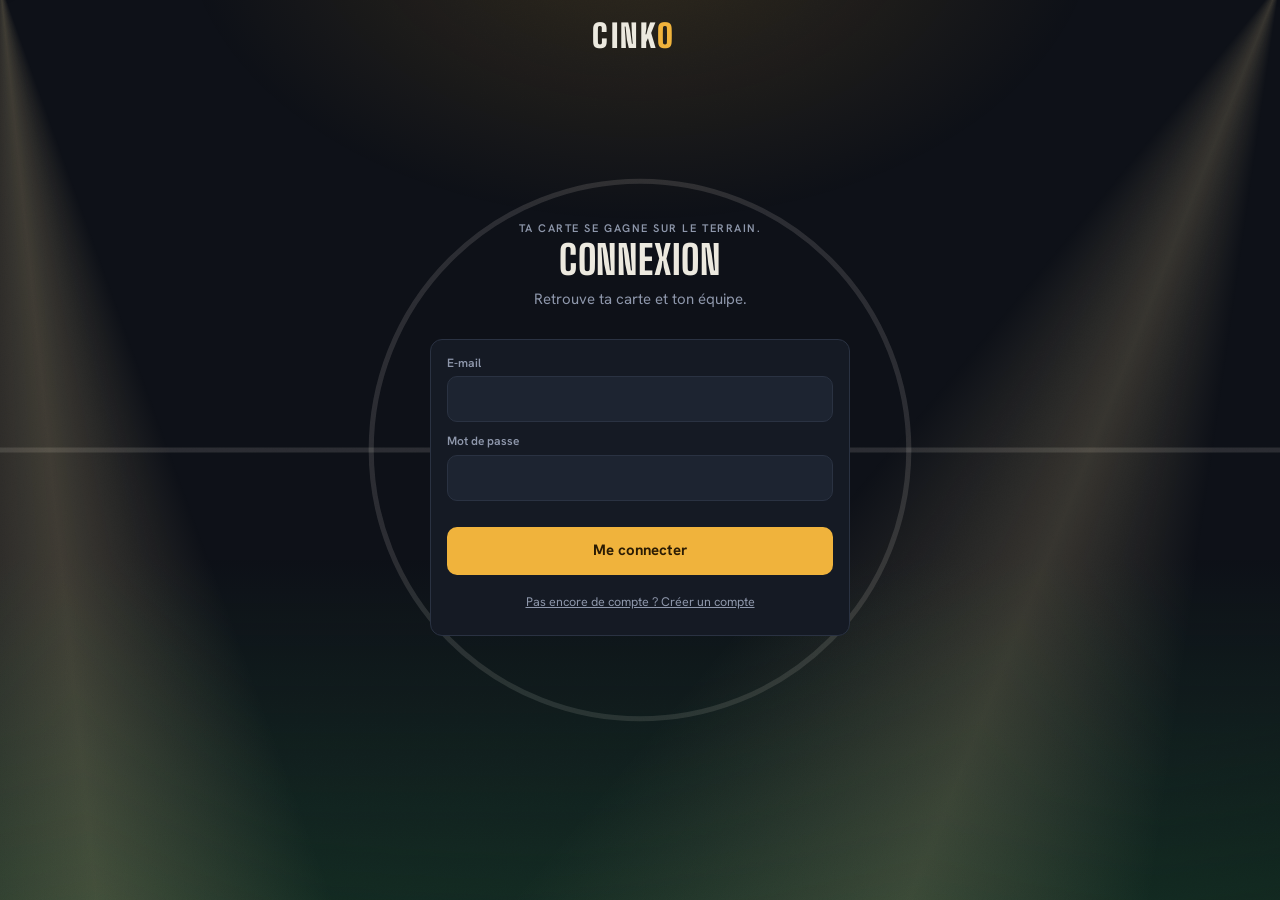
<file: web/index.html>
<!doctype html>
<html lang="fr">
<head>
<meta charset="utf-8">
<title>CINKO</title>
<meta name="viewport" content="width=device-width, initial-scale=1, viewport-fit=cover">
<meta name="theme-color" content="#0d1017">
<meta name="color-scheme" content="dark">
<meta name="apple-mobile-web-app-capable" content="yes">
<meta name="apple-mobile-web-app-status-bar-style" content="black-translucent">
<meta name="apple-mobile-web-app-title" content="CINKO">
<link rel="manifest" href="manifest.webmanifest">
<link rel="apple-touch-icon" href="apple-touch-icon.png">
<link rel="icon" type="image/png" href="icon-192.png">
<link rel="preconnect" href="https://fonts.googleapis.com">
<link rel="preconnect" href="https://fonts.gstatic.com" crossorigin>
<link rel="stylesheet" href="https://fonts.googleapis.com/css2?family=Big+Shoulders+Display:wght@700;800;900&family=Hanken+Grotesk:wght@400;500;600;700&display=swap">
<link rel="stylesheet" href="style.css">
</head>
<body>
<div class="app">
  <header class="top">
    <a class="logo" href="#" aria-label="CINKO">CINK<i>O</i></a>
    <div class="hright" id="hright"></div>
  </header>
  <main id="view"></main>
</div>
<nav class="nav" id="nav" aria-label="Navigation principale" hidden>
  <div class="nav-in" style="grid-template-columns: repeat(3, 1fr)">
    <a class="tab" data-tab="carte" href="#carte"><svg viewBox="0 0 24 24" aria-hidden="true"><rect x="5" y="3" width="14" height="18" rx="2.5"/><path d="M9 8h2M9 12h6M9 16h6"/></svg><span>Carte</span></a>
    <a class="tab" data-tab="match" href="#match"><svg viewBox="0 0 24 24" aria-hidden="true"><circle cx="12" cy="12" r="8.5"/><path d="M12 7.5l3.8 2.8-1.5 4.4H9.7l-1.5-4.4z"/></svg><span>Match</span></a>
    <a class="tab" data-tab="equipe" href="#equipe"><svg viewBox="0 0 24 24" aria-hidden="true"><rect x="3" y="5" width="18" height="14" rx="2"/><path d="M12 5v14"/><circle cx="12" cy="12" r="2.6"/></svg><span>Équipe</span></a>
  </div>
</nav>
<div id="toast" class="toast" role="status" aria-live="polite"></div>
<script type="module" src="app.js"></script>
</body>
</html>
</file>
<file: web/style.css>
/* Layout concept: one narrow app column under a floodlight, five tabs at the bottom.
   Gold lives on the cards and the single primary action; everything else stays blue-black and chalk. */
:root {
  color-scheme: dark;
  --night: #0d1017;
  --surface: #151a24;
  --surface-2: #1d2431;
  --line: #2a3242;
  --chalk: #ece9df;
  --muted: #8e97ab;
  --lamp: #f0b33c;
  --lamp-ink: #2b1c04;
  --win: #53d08a;
  --loss: #ea6350;
  --beam: 255, 226, 160; --ba: .2; --glow: 240, 179, 60; --floor: 31, 92, 56;
  --turf: #14301f;
  --turf-2: #183a26;
  --display: 'Big Shoulders Display', 'Arial Narrow', 'Helvetica Neue', Impact, sans-serif;
  --body: 'Hanken Grotesk', system-ui, -apple-system, 'Segoe UI', sans-serif;
}
* { box-sizing: border-box; }
html { background: var(--night); -webkit-text-size-adjust: 100%; }
body {
  margin: 0;
  background: transparent;
  color: var(--chalk);
  font: 400 15px/1.45 var(--body);
}
body[data-tier=cuivre] { --beam: 255, 184, 120; --glow: 224, 140, 80; --floor: 70, 40, 22; }
body[data-tier=argent] { --beam: 214, 228, 255; --glow: 170, 190, 230; --floor: 30, 52, 84; }
body[data-tier=legende] { --beam: 255, 210, 110; --ba: .32; --glow: 245, 190, 80; --floor: 84, 52, 150; }
.t-legende .shape::after { animation: gleam 5s ease-in-out infinite; }
@keyframes gleam { 0%, 55% { background-position: 130% 0; } 100% { background-position: -30% 0; } }
.tgrid { display: grid; grid-template-columns: 1fr 1fr; gap: 18px 14px; }
.tcell { display: grid; gap: 8px; justify-items: center; padding: 0; border: 0; background: none; cursor: pointer; text-align: center; color: inherit; min-width: 0; }
.tcell .card-wrap { max-width: 100%; }
.tcell b { font: 800 22px/1 var(--display); letter-spacing: .06em; text-transform: uppercase; }
.tcell small { color: var(--muted); font-size: 12.5px; line-height: 1.3; }
.tcell[aria-pressed=true] b { color: var(--lamp); }
/* Fond fixe : deux projecteurs, lignes de terrain à peine visibles, grain, vignette. Reste derrière tout le contenu. */
body::before {
  content: ""; position: fixed; inset: 0; z-index: -1; pointer-events: none;
  background:
    conic-gradient(from 160deg at 0% -2%, transparent 0deg, rgba(var(--beam), var(--ba)) 14deg, transparent 32deg),
    conic-gradient(from 188deg at 100% -2%, transparent 0deg, rgba(var(--beam), calc(var(--ba) * .85)) 14deg, transparent 32deg),
    radial-gradient(640px 420px at 50% -80px, rgba(var(--glow), .16), transparent 72%),
    linear-gradient(to top, rgba(var(--floor), .34), transparent 38%),
    url("data:image/svg+xml;utf8,<svg xmlns='http://www.w3.org/2000/svg' viewBox='0 0 400 800' preserveAspectRatio='xMidYMid slice'><g fill='none' stroke='%23ece9df' stroke-opacity='.13' stroke-width='1.6'><circle cx='200' cy='400' r='84'/><path d='M-20 400H420'/><circle cx='200' cy='400' r='3' fill='%23ece9df' fill-opacity='.13'/><rect x='70' y='-6' width='260' height='120'/><rect x='70' y='686' width='260' height='120'/><path d='M150 114a50 50 0 0 0 100 0M150 686a50 50 0 0 1 100 0'/></g></svg>") center / cover no-repeat,
    radial-gradient(120% 90% at 50% 40%, transparent 60%, rgba(0,0,0,.38) 100%);
}
body::after {
  content: ""; position: fixed; inset: 0; z-index: -1; pointer-events: none; opacity: .06; mix-blend-mode: overlay;
  background: url("data:image/svg+xml;utf8,<svg xmlns='http://www.w3.org/2000/svg' width='160' height='160'><filter id='n'><feTurbulence type='fractalNoise' baseFrequency='.9' numOctaves='2' stitchTiles='stitch'/><feColorMatrix values='0 0 0 0 1  0 0 0 0 1  0 0 0 0 1  0 0 0 1 0'/></filter><rect width='160' height='160' filter='url(%23n)'/></svg>");
}
button, input, select { font: inherit; color: inherit; }
a { color: inherit; }
:focus-visible { outline: 2px solid var(--chalk); outline-offset: 2px; }

.app {
  max-width: 520px;
  margin: 0 auto;
  padding-left: max(16px, env(safe-area-inset-left, 0px));
  padding-right: max(16px, env(safe-area-inset-right, 0px));
  padding-block: 14px 110px;
}
.top { display: flex; justify-content: space-between; align-items: center; gap: 12px; padding-bottom: 18px; }
.logo { font: 900 32px/1 var(--display); letter-spacing: .08em; text-decoration: none; }
.logo i { font-style: normal; color: var(--lamp); }
.hright { display: flex; align-items: center; gap: 10px; }
.hlink { font: 600 13px/1 var(--body); color: var(--chalk); text-decoration: none; border-bottom: 1px solid var(--muted); padding: 6px 0 4px; }
.tag { font: 600 10px/1 var(--body); letter-spacing: .12em; text-transform: uppercase; color: var(--muted); border: 1px solid var(--line); border-radius: 99px; padding: 6px 10px; }

.kicker { font: 600 11px/1.2 var(--body); letter-spacing: .14em; text-transform: uppercase; color: var(--muted); margin: 0 0 6px; }
.screen-title { font: 800 40px/.95 var(--display); letter-spacing: .02em; text-transform: uppercase; margin: 0 0 14px; text-wrap: balance; }
.lede { color: var(--muted); max-width: 52ch; margin: 0; }
.muted { color: var(--muted); margin: 8px 0 0; }
.small { font-size: 13px; }
main > * + * { margin-top: 16px; }

.panel { background: var(--surface); border: 1px solid var(--line); border-radius: 12px; padding: 16px; min-width: 0; }
.list { list-style: none; margin: 0; padding: 0; }
.list > li { border-top: 1px solid var(--line); }
.list > li:first-child { border-top: 0; }

.btn { display: inline-flex; align-items: center; justify-content: center; gap: 8px; min-height: 48px; padding: 0 20px; border: 0; border-radius: 10px; background: var(--lamp); color: var(--lamp-ink); font: 700 15px/1 var(--body); text-decoration: none; cursor: pointer; }
.btn:hover { filter: brightness(1.06); }
.btn.ghost { background: transparent; color: var(--chalk); border: 1px solid var(--line); }
.btn.sm { min-height: 38px; padding: 0 14px; font-size: 13px; }
.btn.block { display: flex; width: 100%; }
.btn[disabled] { opacity: .35; cursor: not-allowed; filter: none; }

.field { display: grid; gap: 6px; margin-top: 12px; min-width: 0; }
.field > span { font: 600 12px/1.2 var(--body); color: var(--muted); }
input[type=text], input[type=email], input[type=password], select { width: 100%; min-height: 46px; padding: 0 12px; background: var(--surface-2); border: 1px solid var(--line); border-radius: 10px; }
input[type=range] { width: 100%; accent-color: var(--lamp); margin: 8px 0 2px; }
.check { display: flex; align-items: center; gap: 10px; margin-top: 14px; font-size: 14px; cursor: pointer; }
.check input { width: 20px; height: 20px; accent-color: var(--lamp); flex: none; }

.seg { display: flex; gap: 2px; padding: 3px; background: var(--night); border: 1px solid var(--line); border-radius: 10px; }
.seg button { flex: 1; min-height: 38px; padding: 0 6px; border: 0; border-radius: 8px; background: transparent; color: var(--muted); font: 600 13px/1 var(--body); cursor: pointer; }
.seg button[aria-pressed=true] { background: var(--surface-2); color: var(--chalk); box-shadow: inset 0 0 0 1px var(--line); }

/* Card tiers: everyone starts on copper at 60 and earns the next metal. */
.t-cuivre { --c1: #e0a672; --c2: #8c5629; --ink: #2b1709; --rule: rgba(43,23,9,.35); --inner: linear-gradient(160deg, rgba(255,255,255,.28), rgba(0,0,0,.04) 55%, rgba(0,0,0,.14)); }
.t-argent { --c1: #eef1f7; --c2: #8b94aa; --ink: #161a26; --rule: rgba(22,26,38,.3); --inner: linear-gradient(160deg, rgba(255,255,255,.4), rgba(0,0,0,.02) 55%, rgba(0,0,0,.14)); }
.t-or { --c1: #ffe08a; --c2: #c28a20; --ink: #2b1c04; --rule: rgba(43,28,4,.32); --inner: linear-gradient(160deg, rgba(255,255,255,.35), rgba(0,0,0,.02) 55%, rgba(0,0,0,.14)); }
.t-legende { --c1: #f0b33c; --c2: #7a4f0c; --ink: #f5c35a; --rule: rgba(245,195,90,.35); --inner: linear-gradient(160deg, #262938, #0d0f16 70%); }

.card-wrap { width: 100%; filter: drop-shadow(0 18px 24px rgba(0,0,0,.55)); }
.card-wrap.full { max-width: 292px; margin-inline: auto; perspective: 900px; }
.card-wrap.preview { max-width: 188px; }
.card-wrap.mini { filter: drop-shadow(0 6px 8px rgba(0,0,0,.5)); }
.card { container-type: inline-size; position: relative; width: 100%; aspect-ratio: 5 / 7; transform: rotateX(var(--rx, 0deg)) rotateY(var(--ry, 0deg)); transition: transform .18s ease-out; }
.shape { position: absolute; inset: 0; background: linear-gradient(150deg, var(--c1), var(--c2)); clip-path: polygon(0 0, calc(100% - 9cqw) 0, 100% 9cqw, 100% 100%, 9cqw 100%, 0 calc(100% - 9cqw)); }
.shape::after { content: ""; position: absolute; inset: 0; background: linear-gradient(115deg, transparent 32%, rgba(255,255,255,.38) 47%, transparent 62%); background-size: 260% 100%; background-position: var(--sx, 130%) 0; mix-blend-mode: soft-light; pointer-events: none; }
.inner { position: absolute; inset: 1.8cqw; background: var(--inner); color: var(--ink); padding: 6cqw 6cqw 5cqw; display: flex; flex-direction: column; clip-path: polygon(0 0, calc(100% - 7.6cqw) 0, 100% 7.6cqw, 100% 100%, 7.6cqw 100%, 0 calc(100% - 7.6cqw)); }
.c-top { position: relative; flex: 1; min-height: 0; display: flex; }
.c-left { position: relative; z-index: 1; display: flex; flex-direction: column; align-items: flex-start; gap: 1.6cqw; }
.c-ovr { font: 900 24cqw/.82 var(--display); font-variant-numeric: tabular-nums; }
.c-pos { font: 800 6.4cqw/1 var(--display); letter-spacing: .12em; }
.c-init { position: absolute; right: -3cqw; bottom: -2cqw; font: 900 54cqw/.8 var(--display); letter-spacing: -.02em; opacity: .17; user-select: none; }
.c-name { font: 800 9cqw/1 var(--display); letter-spacing: .05em; text-transform: uppercase; text-align: center; border-top: .7cqw solid var(--rule); padding-top: 2.6cqw; margin-top: 2.4cqw; white-space: nowrap; overflow: hidden; text-overflow: ellipsis; }
.c-stats { display: grid; grid-template-columns: repeat(3, 1fr); row-gap: 1.2cqw; margin-top: 2.6cqw; }
.c-stat { display: flex; justify-content: center; align-items: baseline; gap: 1.6cqw; font: 800 6.8cqw/1.2 var(--display); font-variant-numeric: tabular-nums; }
.c-stat small { font: 700 3.8cqw/1 var(--body); letter-spacing: .08em; opacity: 1; }
.c-stat:nth-child(3n+2), .c-stat:nth-child(3n) { border-left: .5cqw solid var(--rule); }
.c-foot { margin-top: 3cqw; text-align: center; font: 700 3cqw/1 var(--body); letter-spacing: .22em; text-transform: uppercase; opacity: .7; white-space: nowrap; overflow: hidden; text-overflow: ellipsis; }
.c-photo { position: absolute; right: -4cqw; bottom: -1cqw; width: 64%; height: 104%; overflow: hidden; pointer-events: none; }
.c-photo img { display: block; width: 100%; height: 100%; object-fit: cover; object-position: center top; -webkit-mask-image: linear-gradient(to bottom, #000 68%, transparent); mask-image: linear-gradient(to bottom, #000 68%, transparent); }
.filebtn { position: relative; overflow: hidden; cursor: pointer; }
.filebtn input { position: absolute; inset: 0; width: 100%; opacity: 0; cursor: pointer; }
.photoctl { display: grid; gap: 8px; margin-top: 14px; }
.photoctl > span { font: 600 12px/1.2 var(--body); color: var(--muted); }
.photoctl .row2 { display: flex; gap: 8px; flex-wrap: wrap; }
/* Matières : métal brossé (cuivre, argent), hachures + foil irisé (or), liserés dorés + foil (légende). */
.t-cuivre { --tex: repeating-linear-gradient(90deg, rgba(255,255,255,.55) 0 .25cqw, transparent .25cqw 1.1cqw); --texo: .22; }
.t-argent { --tex: repeating-linear-gradient(90deg, rgba(255,255,255,.7) 0 .25cqw, transparent .25cqw 1.1cqw); --texo: .28; }
.t-or { --tex: repeating-linear-gradient(120deg, var(--rule) 0 .3cqw, transparent .3cqw 2.6cqw); --texo: .55; }
.t-legende { --tex: repeating-linear-gradient(120deg, rgba(245,195,90,.55) 0 .25cqw, transparent .25cqw 2.2cqw); --texo: .4; }
.inner::before { content: ""; position: absolute; inset: 0; pointer-events: none; background: var(--tex); opacity: var(--texo, .3); -webkit-mask-image: linear-gradient(to bottom, #000 0, transparent 72%); mask-image: linear-gradient(to bottom, #000 0, transparent 72%); }
.t-or .inner::after, .t-legende .inner::after { content: ""; position: absolute; inset: 0; pointer-events: none; background: linear-gradient(125deg, transparent 18%, rgba(120,210,255,.26) 36%, rgba(255,120,200,.22) 50%, rgba(255,232,120,.28) 64%, transparent 82%); mix-blend-mode: soft-light; }
.t-legende .inner::after { mix-blend-mode: screen; opacity: .4; }
.frame { position: absolute; inset: 0; width: 100%; height: 100%; pointer-events: none; }
.frame polygon { fill: none; stroke: var(--ink); stroke-opacity: .38; stroke-width: .55; }
.t-legende .frame polygon { stroke-opacity: .85; stroke-width: .7; }
.c-pips { display: flex; gap: 1.4cqw; margin-top: .6cqw; }
.c-pips i { width: 3.4cqw; height: 3.4cqw; background: var(--ink); clip-path: polygon(50% 0, 100% 50%, 50% 100%, 0 50%); opacity: .8; }
.mini .c-pips { display: none; }
.card-wrap.full:has(.t-or) { filter: drop-shadow(0 18px 24px rgba(0,0,0,.55)) drop-shadow(0 0 16px rgba(240,179,60,.22)); }
.card-wrap.full:has(.t-legende) { filter: drop-shadow(0 18px 24px rgba(0,0,0,.6)) drop-shadow(0 0 26px rgba(245,190,80,.45)); }
.camps { display: grid; grid-template-columns: 1fr 1fr; gap: 12px; margin-top: 14px; }
.camp ul { list-style: none; margin: 6px 0 0; padding: 0; }
.camp .prow { display: grid; grid-template-columns: 34px minmax(0, 1fr); gap: 8px; align-items: center; padding: 7px 0; border-top: 1px solid var(--line); min-width: 0; }
.camp .ovr-badge { width: 32px; height: 32px; font-size: 18px; border-radius: 7px; }
.camp .prow .who b { font-size: 13.5px; }
.camp .prow .who small { font-size: 11.5px; }
.camp .prow.wait { opacity: .45; }
.camp .prow.wait .ph { width: 32px; height: 32px; border-radius: 7px; border: 1px dashed var(--muted); }
.camp h3 { margin: 0; font: 800 17px/1.1 var(--display); letter-spacing: .05em; text-transform: uppercase; }
.tierup.down { color: var(--loss); }
.mini .inner { padding: 7cqw 7cqw 6cqw; }
.mini .c-ovr { font-size: 34cqw; }
.mini .c-pos { font-size: 14cqw; }
.mini .c-init { font-size: 74cqw; right: -6cqw; bottom: -4cqw; opacity: .12; }
.mini .c-name { font-size: 16cqw; letter-spacing: .02em; border-top-width: 1cqw; padding-top: 4cqw; margin-top: 4cqw; }

.ovr-badge { display: inline-grid; place-items: center; width: 40px; height: 40px; border-radius: 8px; background: linear-gradient(150deg, var(--c1), var(--c2)); color: var(--ink); font: 900 22px/1 var(--display); font-variant-numeric: tabular-nums; flex: none; }

.tierbar .tb-top { display: flex; justify-content: space-between; align-items: baseline; font-size: 13px; color: var(--muted); }
.tierbar .tb-top b { font: 800 22px/1 var(--display); letter-spacing: .06em; text-transform: uppercase; color: var(--chalk); }
.prog { height: 8px; background: var(--surface-2); border-radius: 99px; overflow: hidden; margin-top: 8px; }
.prog > i { display: block; height: 100%; background: var(--lamp); border-radius: 99px; }

.bars { display: grid; grid-template-columns: repeat(5, 1fr); gap: 10px; align-items: end; height: 130px; margin-top: 10px; }
.bar { display: grid; justify-items: center; align-content: end; gap: 4px; height: 100%; min-width: 0; }
.bar .v { font: 800 17px/1 var(--display); font-variant-numeric: tabular-nums; }
.bar .col { width: 100%; max-width: 44px; background: var(--surface-2); border-radius: 6px 6px 2px 2px; border-top: 3px solid var(--lamp); }
.bar.last .col { background: #3a3220; }
.head-row { display: flex; justify-content: space-between; align-items: baseline; gap: 12px; }
.avg { font: 700 13px/1 var(--body); color: var(--muted); font-variant-numeric: tabular-nums; }

.dots { display: inline-flex; gap: 4px; }
.dot { display: inline-grid; place-items: center; width: 20px; height: 20px; border-radius: 50%; font: 700 10px/1 var(--body); font-style: normal; background: var(--surface-2); color: var(--muted); }
.dot.d-V { background: rgba(83,208,138,.18); color: var(--win); }
.dot.d-D { background: rgba(234,99,80,.18); color: var(--loss); }

.teamhead { display: flex; flex-wrap: wrap; align-items: flex-end; gap: 14px 28px; }
.bignum { display: grid; }
.bignum span { font: 900 72px/.8 var(--display); font-variant-numeric: tabular-nums; }
.bignum small, .rec small { font: 600 11px/1.2 var(--body); letter-spacing: .12em; text-transform: uppercase; color: var(--muted); margin-top: 6px; }
.rec { display: grid; gap: 4px; font: 700 14px/1 var(--body); color: var(--muted); }
.rec b { font: 800 30px/1 var(--display); color: var(--chalk); font-variant-numeric: tabular-nums; margin-right: 2px; }
.rec .line { display: flex; gap: 12px; align-items: baseline; }

.pitch { position: relative; aspect-ratio: 4 / 5; border-radius: 12px; overflow: hidden; border: 1px solid var(--line); background: repeating-linear-gradient(0deg, var(--turf) 0 10%, var(--turf-2) 10% 20%); }
.pitch .lines { position: absolute; inset: 0; width: 100%; height: 100%; }
.slot { position: absolute; width: 22%; transform: translate(-50%, -50%); padding: 0; border: 0; background: none; cursor: pointer; border-radius: 8px; color: inherit; }
.slot[aria-pressed=true] { outline: 2px solid var(--lamp); outline-offset: 4px; }
.goalpill { position: absolute; left: 50%; bottom: 4%; transform: translateX(-50%); padding: 7px 12px; border: 1.5px dashed rgba(236,233,223,.5); border-radius: 99px; font: 700 11px/1 var(--body); letter-spacing: .08em; text-transform: uppercase; color: rgba(236,233,223,.88); white-space: nowrap; }
.hint { font-size: 13px; color: var(--muted); margin: 8px 0 0; }
.lineup-bar { display: flex; justify-content: space-between; align-items: center; gap: 12px; margin-top: 8px; font-size: 13.5px; color: var(--muted); }
.lineup-bar b { color: var(--chalk); }
.goalrow { display: flex; justify-content: space-between; align-items: center; gap: 12px; margin-top: 10px; }
.goalrow p { margin: 0; }

.row { display: grid; grid-template-columns: 30px 44px minmax(0, 1fr) auto; align-items: center; gap: 10px; width: 100%; padding: 10px 6px; border: 0; background: none; text-align: left; cursor: pointer; border-radius: 10px; }
.row.me { background: rgba(240,179,60,.09); }
.rank { font: 800 20px/1 var(--display); color: var(--muted); font-variant-numeric: tabular-nums; }
.who { min-width: 0; display: grid; }
.who b { font-weight: 700; overflow: hidden; text-overflow: ellipsis; white-space: nowrap; }
.who small { color: var(--muted); font-size: 12.5px; overflow: hidden; text-overflow: ellipsis; white-space: nowrap; }
.me-tag { font: 700 9px/1 var(--body); letter-spacing: .12em; padding: 3px 6px; border-radius: 4px; background: var(--lamp); color: var(--lamp-ink); margin-left: 6px; vertical-align: 2px; }
.trend { font: 700 12px/1 var(--body); font-variant-numeric: tabular-nums; color: var(--muted); text-align: right; }
.trend.up { color: var(--win); }
.trend.dn { color: var(--loss); }

.leaguehead .name { font: 800 26px/1 var(--display); letter-spacing: .04em; text-transform: uppercase; }
.leaguehead .sub { color: var(--muted); font-size: 13px; margin: 4px 0 0; }
.next { display: flex; align-items: center; gap: 12px; }
.next .who b { white-space: normal; }
.jchip { flex: none; display: inline-grid; place-items: center; min-width: 44px; height: 32px; padding: 0 8px; border-radius: 8px; background: var(--surface-2); border: 1px solid var(--line); font: 800 16px/1 var(--display); letter-spacing: .04em; }
.lt { width: 100%; border-collapse: collapse; font-variant-numeric: tabular-nums; }
.lt th { font: 600 10.5px/1 var(--body); letter-spacing: .1em; text-transform: uppercase; color: var(--muted); text-align: right; padding: 4px 6px 8px; }
.lt th:first-child, .lt th:nth-child(2) { text-align: left; }
.lt td { padding: 10px 6px; border-top: 1px solid var(--line); text-align: right; font-size: 14px; }
.lt td:first-child { text-align: left; width: 26px; font: 800 18px/1 var(--display); color: var(--muted); }
.lt td:nth-child(2) { text-align: left; }
.lt td b { display: block; font-weight: 700; }
.lt td small { display: block; color: var(--muted); font-size: 12px; margin-top: 2px; }
.lt tr.me td { background: rgba(240,179,60,.09); }
.lt .pts { font: 800 22px/1 var(--display); }
.zone { font: 700 10px/1 var(--body); letter-spacing: .08em; text-transform: uppercase; }
.zone.up { color: var(--win); }
.zone.down { color: var(--loss); }
.legend { font-size: 12.5px; color: var(--muted); margin: 0; }

.mrow { display: grid; grid-template-columns: 78px minmax(0, 1fr) auto auto; gap: 10px; align-items: center; padding: 11px 0; font-size: 14px; }
.mrow .d { color: var(--muted); font-size: 12.5px; line-height: 1.25; }
.mrow .d em { display: block; font-style: normal; font-weight: 700; letter-spacing: .06em; text-transform: uppercase; font-size: 10.5px; }
.mrow .sc { font: 800 20px/1 var(--display); font-variant-numeric: tabular-nums; }

.score { display: grid; grid-template-columns: 1fr auto 1fr; gap: 10px; align-items: end; margin-top: 16px; }
.score .side { display: grid; gap: 8px; justify-items: center; min-width: 0; text-align: center; }
.score .tname { font: 700 12.5px/1.2 var(--body); color: var(--muted); }
.score .sep { font: 800 28px/1 var(--display); color: var(--muted); padding-bottom: 14px; }
.stepper { display: flex; align-items: center; gap: 8px; }
.stepper button { width: 42px; height: 42px; border-radius: 10px; border: 1px solid var(--line); background: var(--surface-2); font-size: 20px; line-height: 1; cursor: pointer; }
.stepper output { min-width: 40px; text-align: center; font: 900 48px/1 var(--display); font-variant-numeric: tabular-nums; }
.verdict { margin: 14px 0 0; text-align: center; font: 700 12px/1 var(--body); letter-spacing: .14em; text-transform: uppercase; }
.verdict.V { color: var(--win); }
.verdict.D { color: var(--loss); }
.verdict.N { color: var(--muted); }
.fixed-opp { margin-top: 12px; display: flex; align-items: center; gap: 12px; }

.rate-list > .rate { padding: 14px 0; border-top: 1px solid var(--line); }
.rate-list > .rate:first-child { border-top: 0; padding-top: 6px; }
.rate-head { display: flex; align-items: center; gap: 10px; }
.rate-head .who { flex: 1; }
.rate-val { font: 900 30px/1 var(--display); font-variant-numeric: tabular-nums; min-width: 52px; text-align: right; }
.chips { display: flex; flex-wrap: wrap; gap: 6px; margin-top: 8px; }
.chip { min-height: 34px; padding: 0 12px; border-radius: 99px; border: 1px solid var(--line); background: transparent; color: var(--muted); font: 600 13px/1 var(--body); cursor: pointer; }
.chip[aria-pressed=true] { background: var(--chalk); color: var(--night); border-color: var(--chalk); }

.res-banner { display: grid; gap: 4px; text-align: center; }
.res-banner .big { font: 900 54px/.9 var(--display); font-variant-numeric: tabular-nums; }
.res-banner .tn { font: 600 13px/1.2 var(--body); color: var(--muted); }
.tierup { text-align: center; font: 900 30px/1 var(--display); letter-spacing: .1em; text-transform: uppercase; color: var(--lamp); margin: 4px 0 14px; }
.delta { text-align: center; font: 800 22px/1 var(--display); margin: 4px 0 14px; letter-spacing: .04em; }
.reveal { animation: reveal .9s cubic-bezier(.2,.8,.2,1) both; }
@keyframes reveal { from { transform: rotateY(90deg) scale(.88); opacity: 0; } to { transform: none; opacity: 1; } }
.rrow { display: grid; grid-template-columns: minmax(0, 1fr) auto auto; gap: 12px; align-items: center; padding: 10px 0; font-size: 14px; font-variant-numeric: tabular-nums; }
.rrow .arrow { color: var(--muted); }
.facts { display: grid; gap: 8px; margin: 0; }
.facts div { display: flex; justify-content: space-between; gap: 12px; font-size: 14px; }
.facts dt { color: var(--muted); }
.facts dd { margin: 0; font-weight: 700; font-variant-numeric: tabular-nums; text-align: right; }

.ch { display: grid; gap: 10px; padding: 14px 0; }
.ch-top { display: flex; justify-content: space-between; align-items: flex-start; gap: 12px; }
.ch-top .who b { font-size: 16px; white-space: normal; }
.status { flex: none; font: 700 10.5px/1 var(--body); letter-spacing: .1em; text-transform: uppercase; padding: 6px 9px; border-radius: 99px; background: var(--surface-2); color: var(--muted); }
.status.todo { background: var(--chalk); color: var(--night); }
.status.ok { background: rgba(83,208,138,.16); color: var(--win); }
.ch-actions { display: flex; gap: 8px; flex-wrap: wrap; }

/* Sign-up flow */
.steps { display: flex; gap: 6px; flex: 1; }
.steps i { flex: 1; height: 4px; border-radius: 99px; background: var(--surface-2); }
.steps i.on { background: var(--lamp); }
.onb-top { display: flex; align-items: center; gap: 14px; }
.onb-card { display: grid; grid-template-columns: min(188px, 100%); justify-content: center; padding: 6px 0 4px; }
.onb-card .card-wrap { max-width: none; }
.opts { display: grid; gap: 8px; margin-top: 4px; }
.opt { display: grid; grid-template-columns: 46px minmax(0, 1fr); gap: 12px; align-items: center; width: 100%; min-height: 62px; padding: 10px 12px; text-align: left; border: 1px solid var(--line); border-radius: 12px; background: var(--surface); cursor: pointer; }
.opt .code { display: grid; place-items: center; height: 40px; border-radius: 8px; border: 1px solid var(--line); background: var(--night); font: 800 15px/1 var(--display); letter-spacing: .08em; }
.opt b { display: block; font-size: 15px; }
.opt small { display: block; color: var(--muted); font-size: 12.5px; line-height: 1.3; margin-top: 2px; }
.opt[aria-pressed=true] { border-color: var(--chalk); background: var(--surface-2); box-shadow: inset 0 0 0 1px var(--chalk); }
.opt[aria-pressed=true] .code { background: var(--chalk); color: var(--night); border-color: var(--chalk); }
.optgrid { display: grid; grid-template-columns: 1fr 1fr; gap: 8px; }
.optgrid .opt { grid-template-columns: minmax(0, 1fr); min-height: 70px; align-content: center; }
.actions { display: grid; grid-template-columns: auto 1fr; gap: 10px; }
.actions > .btn:only-child, .actions.solo { grid-template-columns: 1fr; }
.codebox { display: flex; align-items: center; justify-content: space-between; gap: 12px; margin-top: 12px; padding: 12px 14px; border: 1px dashed var(--muted); border-radius: 10px; }
.codebox code { font: 800 24px/1 var(--display); letter-spacing: .12em; user-select: all; }
.msg { margin: 8px 0 0; font-size: 13px; min-height: 18px; }
.msg.ok { color: var(--win); }
.msg.err { color: var(--loss); }
.how { display: grid; gap: 10px; margin: 0; padding: 0; list-style: none; }
.how li { display: grid; grid-template-columns: 28px 1fr; gap: 10px; align-items: baseline; font-size: 14px; }
.how li span { font: 800 20px/1 var(--display); color: var(--lamp); }

.sheet { position: fixed; inset: 0; z-index: 40; display: grid; place-items: center; padding: 20px max(16px, env(safe-area-inset-right, 0px)) 20px max(16px, env(safe-area-inset-left, 0px)); }
.sheet-bg { position: absolute; inset: 0; background: rgba(5,7,11,.82); border: 0; cursor: pointer; }
.sheet-in { position: relative; width: min(100%, 340px); display: grid; gap: 14px; justify-items: center; }
.sheet-in .card-wrap.full { max-width: 300px; }
.sheet-in p { margin: 0; text-align: center; color: var(--muted); font-size: 13.5px; }

.nav { position: fixed; left: 0; right: 0; bottom: 0; z-index: 20; background: rgba(13,16,23,.94); border-top: 1px solid var(--line); padding: 6px max(8px, env(safe-area-inset-right, 0px)) calc(6px + env(safe-area-inset-bottom, 0px)) max(8px, env(safe-area-inset-left, 0px)); -webkit-backdrop-filter: blur(10px); backdrop-filter: blur(10px); }
.nav-in { max-width: 520px; margin: 0 auto; display: grid; grid-template-columns: repeat(5, 1fr); gap: 2px; }
.tab { display: grid; justify-items: center; align-content: center; gap: 3px; min-height: 54px; border-radius: 10px; color: var(--muted); text-decoration: none; font: 600 11px/1 var(--body); }
.tab svg { width: 22px; height: 22px; fill: none; stroke: currentColor; stroke-width: 1.8; stroke-linecap: round; stroke-linejoin: round; }
.tab[aria-current=page] { color: var(--lamp); }
.help { display: grid; gap: 10px; }
.help .row2 { display: flex; gap: 8px; flex-wrap: wrap; }
.loan { display: flex; align-items: center; gap: 12px; }
.shareimg { width: 100%; border-radius: 12px; border: 1px solid var(--line); display: block; }
.awards { display: grid; gap: 8px; margin: 10px 0 0; padding: 0; list-style: none; }
.awards li { display: flex; justify-content: space-between; gap: 12px; font-size: 14px; }
.awards li span { color: var(--muted); }
.awards li b { text-align: right; }
.pend { text-align: center; font: 700 12px/1.3 var(--body); letter-spacing: .08em; text-transform: uppercase; color: var(--muted); }
.pend.ok { color: var(--win); }
.deltas { display: flex; justify-content: space-between; gap: 8px; margin: 12px 0 0; font-size: 13px; color: var(--muted); }
.deltas b { color: var(--chalk); font-variant-numeric: tabular-nums; }
body.onb .nav, body.onb .foot { display: none; }
body.onb .app { padding-block: 14px 40px; }

.toast { position: fixed; left: 50%; bottom: calc(80px + env(safe-area-inset-bottom, 0px)); transform: translate(-50%, 12px); z-index: 50; max-width: min(92vw, 420px); padding: 12px 16px; border-radius: 10px; background: var(--chalk); color: var(--night); font: 600 14px/1.3 var(--body); opacity: 0; pointer-events: none; transition: opacity .2s, transform .2s; }
.toast.on { opacity: 1; transform: translate(-50%, 0); }

.foot { margin-top: 28px; display: flex; justify-content: space-between; align-items: center; gap: 12px; flex-wrap: wrap; color: var(--muted); font-size: 12.5px; }
.linkbtn { background: none; border: 0; padding: 8px 0; color: var(--muted); text-decoration: underline; cursor: pointer; font-size: 12.5px; }

@media (prefers-reduced-motion: reduce) {
  *, *::before, *::after { animation: none !important; transition: none !important; }
}

/* app réelle */
.roster { display: grid; grid-template-columns: repeat(3, 1fr); gap: 10px; margin-top: 8px; }
.roster .card-wrap.mini { max-width: 100%; }
[hidden] { display: none !important; }

/* ---------- animation de passage de niveau ---------- */
.tu { position: fixed; inset: 0; z-index: 50; display: grid; place-items: center; align-content: center; gap: 18px; background: rgba(5,7,12,.92); overflow: hidden; animation: tuIn .35s ease both; touch-action: manipulation; }
.tu.out { animation: tuOut .4s ease both; }
.tu .tu-kick { font: 700 12px/1 var(--display); letter-spacing: .32em; text-transform: uppercase; color: #9aa3b8; opacity: 0; animation: tuUp .5s .15s ease both; }
.tu .tu-stage { position: relative; width: min(64vw, 270px); }
.tu .tu-stage .card-wrap { width: 100%; }
.tu .tu-old { position: relative; }
.tu .tu-new { position: absolute; inset: 0; opacity: 0; }
.tu.go .tu-old { animation: tuShake .9s .5s ease-in both; }
.tu.go .tu-new { animation: tuNew 1s 1.35s cubic-bezier(.2,.9,.25,1.2) both; }
.tu .tu-ring { position: absolute; left: 50%; top: 50%; width: 20px; height: 20px; margin: -10px; border-radius: 50%; border: 3px solid var(--tc); opacity: 0; }
.tu.go .tu-ring { animation: tuRing 1.1s 1.3s ease-out both; }
.tu.go .tu-ring.r2 { animation-delay: 1.5s; }
.tu .tu-flash { position: absolute; inset: 0; background: radial-gradient(circle at 50% 46%, var(--tc), transparent 60%); opacity: 0; pointer-events: none; }
.tu.go .tu-flash { animation: tuFlash 1.2s 1.3s ease-out both; }
.tu .tu-p { position: absolute; left: 50%; top: 46%; width: 7px; height: 7px; border-radius: 1px; background: var(--tc); opacity: 0; }
.tu.go .tu-p { animation: tuP 1.4s 1.4s cubic-bezier(.1,.7,.3,1) both; }
.tu .tu-name { font: 900 clamp(34px, 11vw, 56px)/1 var(--display); letter-spacing: .06em; text-transform: uppercase; color: var(--tc); text-shadow: 0 0 28px var(--tc); opacity: 0; }
.tu.go .tu-name { animation: tuUp .6s 2.1s cubic-bezier(.2,.9,.3,1.2) both; }
.tu .tu-sub { color: #cfd5e4; font-size: 15px; line-height: 1.4; text-align: center; max-width: 280px; margin: 0; opacity: 0; }
.tu.go .tu-sub { animation: tuUp .5s 2.4s ease both; }
.tu .btn { opacity: 0; }
.tu.go .btn { animation: tuUp .5s 2.7s ease both; }
@keyframes tuIn { from { opacity: 0; } }
@keyframes tuOut { to { opacity: 0; } }
@keyframes tuUp { from { opacity: 0; transform: translateY(14px) scale(.96); } to { opacity: 1; transform: none; } }
@keyframes tuShake { 0% { transform: none; filter: none; } 20% { transform: translate(-3px, 2px) rotate(-1deg); } 40% { transform: translate(3px, -2px) rotate(1deg); } 60% { transform: translate(-4px, 1px) rotate(-1.5deg) scale(1.03); filter: brightness(1.3); } 80% { transform: translate(4px, -1px) rotate(1.5deg) scale(1.06); filter: brightness(1.8); } 100% { transform: scale(1.08); filter: brightness(3) saturate(0); opacity: 0; } }
@keyframes tuNew { 0% { opacity: 0; transform: scale(.7) rotate(-4deg); filter: brightness(3); } 55% { opacity: 1; transform: scale(1.1) rotate(1deg); filter: brightness(1.4); } 100% { opacity: 1; transform: none; filter: none; } }
@keyframes tuRing { 0% { opacity: .9; transform: scale(1); } 100% { opacity: 0; transform: scale(30); } }
@keyframes tuFlash { 0% { opacity: .9; } 100% { opacity: 0; } }
@keyframes tuP { 0% { opacity: 1; transform: translate(0, 0) rotate(0); } 100% { opacity: 0; transform: translate(var(--dx), var(--dy)) rotate(var(--rot)); } }
@media (prefers-reduced-motion: reduce) {
  .tu.go .tu-old, .tu.go .tu-ring, .tu.go .tu-flash, .tu.go .tu-p { animation: none; opacity: 0; }
  .tu.go .tu-old { display: none; }
  .tu.go .tu-new, .tu.go .tu-name, .tu.go .tu-sub, .tu.go .btn, .tu .tu-kick { animation: none; opacity: 1; }
}

/* ---------- matchs ---------- */
input[type=number] { width: 100%; min-height: 46px; padding: 0 12px; background: var(--surface-2); border: 1px solid var(--line); border-radius: 10px; font: 800 22px/1 var(--display); text-align: center; }
.mlist { display: grid; gap: 8px; margin-top: 8px; }
.mrow { display: grid; grid-template-columns: auto 1fr auto; gap: 12px; align-items: center; padding: 14px; border: 1px solid var(--line); border-radius: 12px; background: var(--surface); color: inherit; text-decoration: none; }
.mrow code { font: 800 18px/1 var(--display); letter-spacing: .1em; }
.mrow small { color: var(--muted); }
.camp .tb-top span { color: var(--muted); font-size: 12px; }
.cw { position: relative; min-width: 0; }
.delta { position: absolute; right: 4px; top: 4px; padding: 3px 7px; border-radius: 6px; background: var(--night); font: 800 13px/1 var(--display); color: var(--muted); }
.delta.up, .bigdelta.up { color: #5fd68a; }
.delta.down, .bigdelta.down { color: #ff7b72; }
.bigdelta { font: 900 64px/1 var(--display); margin: 6px 0 0; color: var(--muted); }
.scoreshow { display: flex; justify-content: center; align-items: baseline; gap: 18px; font: 900 64px/1 var(--display); font-variant-numeric: tabular-nums; }
.scoreshow i { font-style: normal; color: var(--muted); }
.scorebox { display: grid; grid-template-columns: 1fr auto 1fr; gap: 10px; align-items: end; margin-top: 8px; }
.scorebox i { font-style: normal; font: 800 24px/46px var(--display); color: var(--muted); }
.pickrow { display: grid; gap: 8px; padding: 12px 0; border-top: 1px solid var(--line); }
.pickrow.done { grid-template-columns: 1fr auto; align-items: center; color: var(--muted); }
.picks { display: grid; grid-template-columns: repeat(5, 1fr); gap: 6px; }
.picks button { min-height: 42px; border: 1px solid var(--line); border-radius: 8px; background: var(--night); color: var(--chalk); font: 700 15px/1 var(--body); cursor: pointer; }
.picks button[aria-pressed=true] { background: var(--lamp); color: var(--lamp-ink); border-color: var(--lamp); }
.row2 { display: flex; gap: 8px; align-items: center; }
.row2 input[type=text] { flex: 1; min-width: 0; }
.camp .tb-top { display: flex; align-items: baseline; justify-content: space-between; gap: 10px; margin-bottom: 8px; }
.bigdelta + .muted { margin-bottom: 14px; }

/* ---------- écran de connexion centré ---------- */
body.auth .app { min-height: 100svh; display: flex; flex-direction: column; }
body.auth .top { justify-content: center; padding-top: 6px; }
body.auth main { flex: 1; display: flex; flex-direction: column; justify-content: center; padding-bottom: 8vh; }
body.auth .authhead { text-align: center; }
body.auth .authhead .lede { margin-inline: auto; }
body.auth .authhead .screen-title { margin-bottom: 10px; }
body.auth .panel { width: 100%; max-width: 420px; margin-inline: auto; }
body.auth .linkbtn { display: block; margin-inline: auto; }
body.auth .msg { text-align: center; }
body.auth .authhead { margin-bottom: 12px; }

/* iPhone zoome tout seul sur les champs dont le texte fait moins de 16px */
input, select, textarea { font-size: 16px; }

/* ---------- recadrage photo ---------- */
.crop { position: fixed; inset: 0; z-index: 60; display: flex; flex-direction: column; align-items: center; justify-content: center; gap: 14px; padding: 16px; background: #06080d; overscroll-behavior: contain; }
.crop .kicker { margin: 0; }
.crop-frame { position: relative; overflow: hidden; border-radius: 12px; border: 2px solid var(--chalk); background: #000; touch-action: none; cursor: grab; box-shadow: 0 0 0 100vmax rgba(0,0,0,.35); }
.crop-img { position: absolute; left: 0; top: 0; max-width: none; transform-origin: 0 0; pointer-events: none; user-select: none; -webkit-user-drag: none; }
.crop-hint { margin: 0; text-align: center; max-width: 280px; }
.crop-zoom { width: min(280px, 80vw); margin: 0; }
.crop .actions { width: min(320px, 90vw); grid-template-columns: 1fr 1fr; }
</file>
